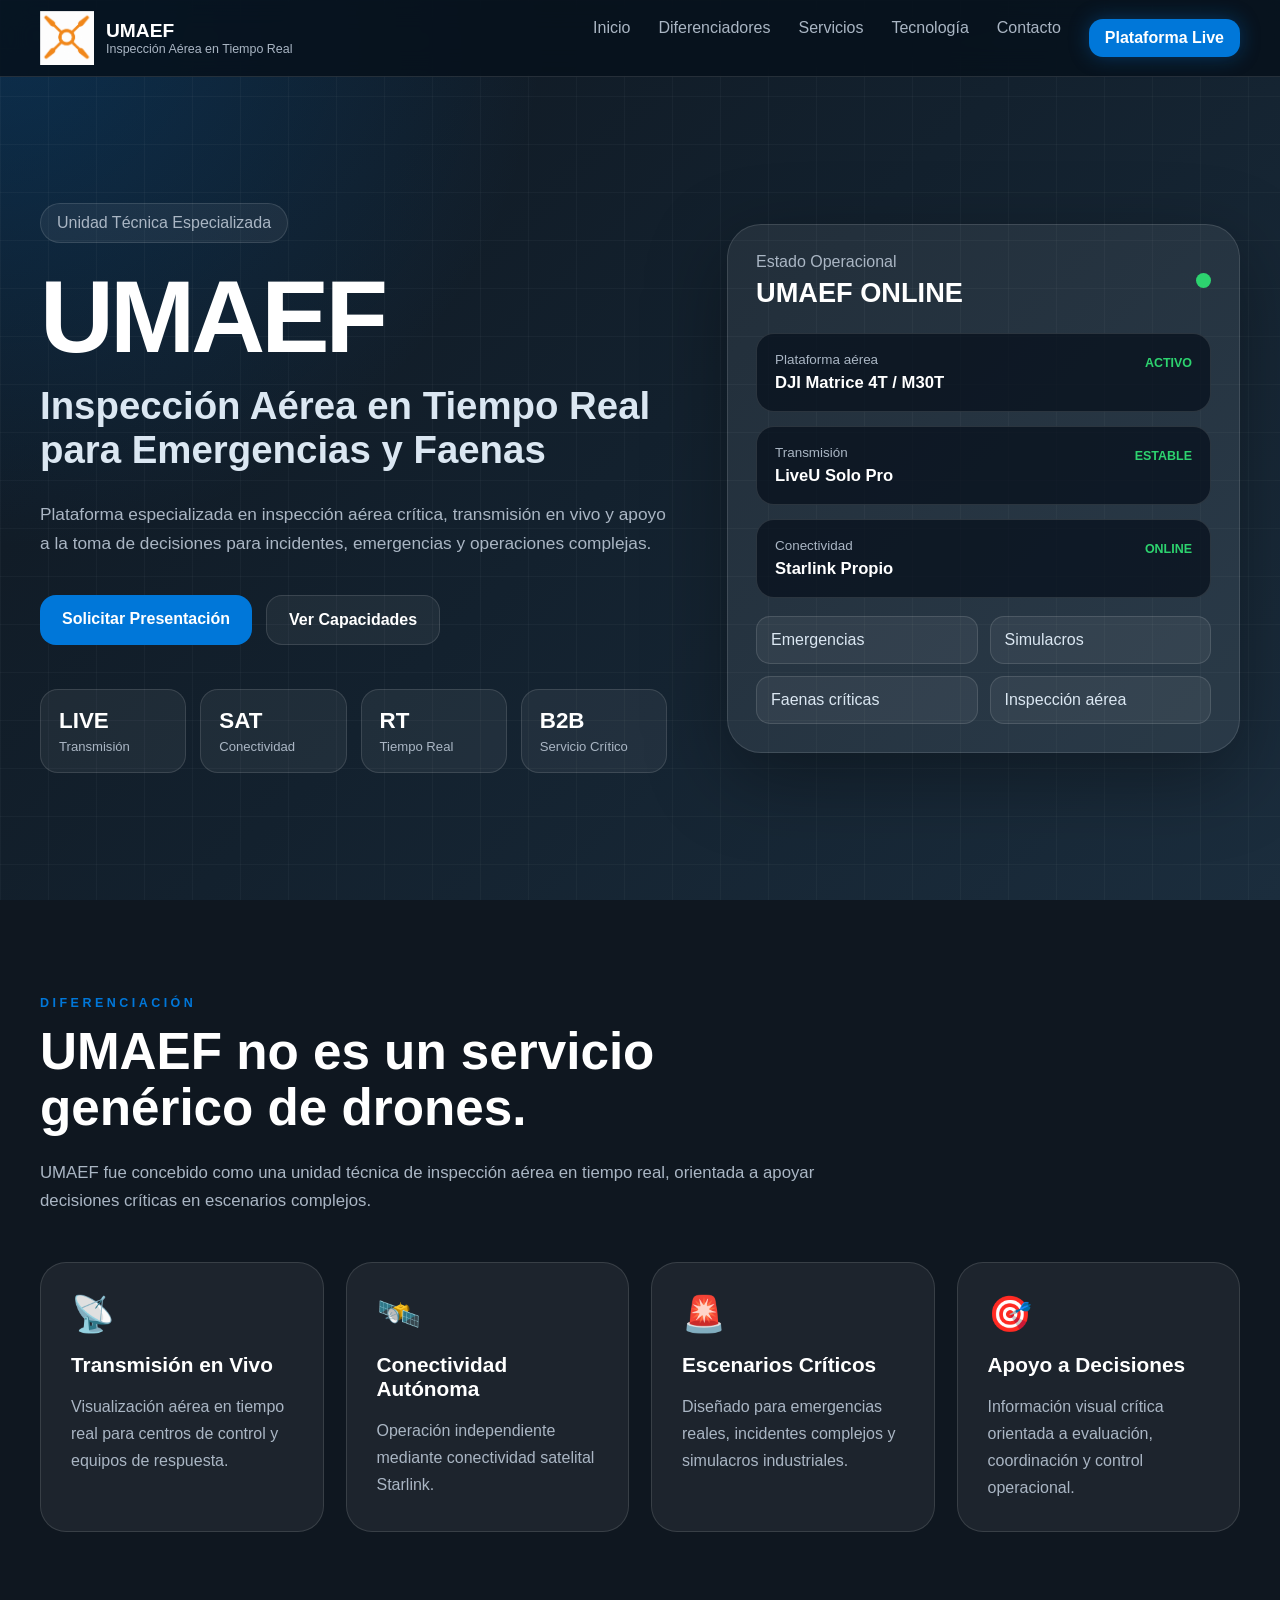
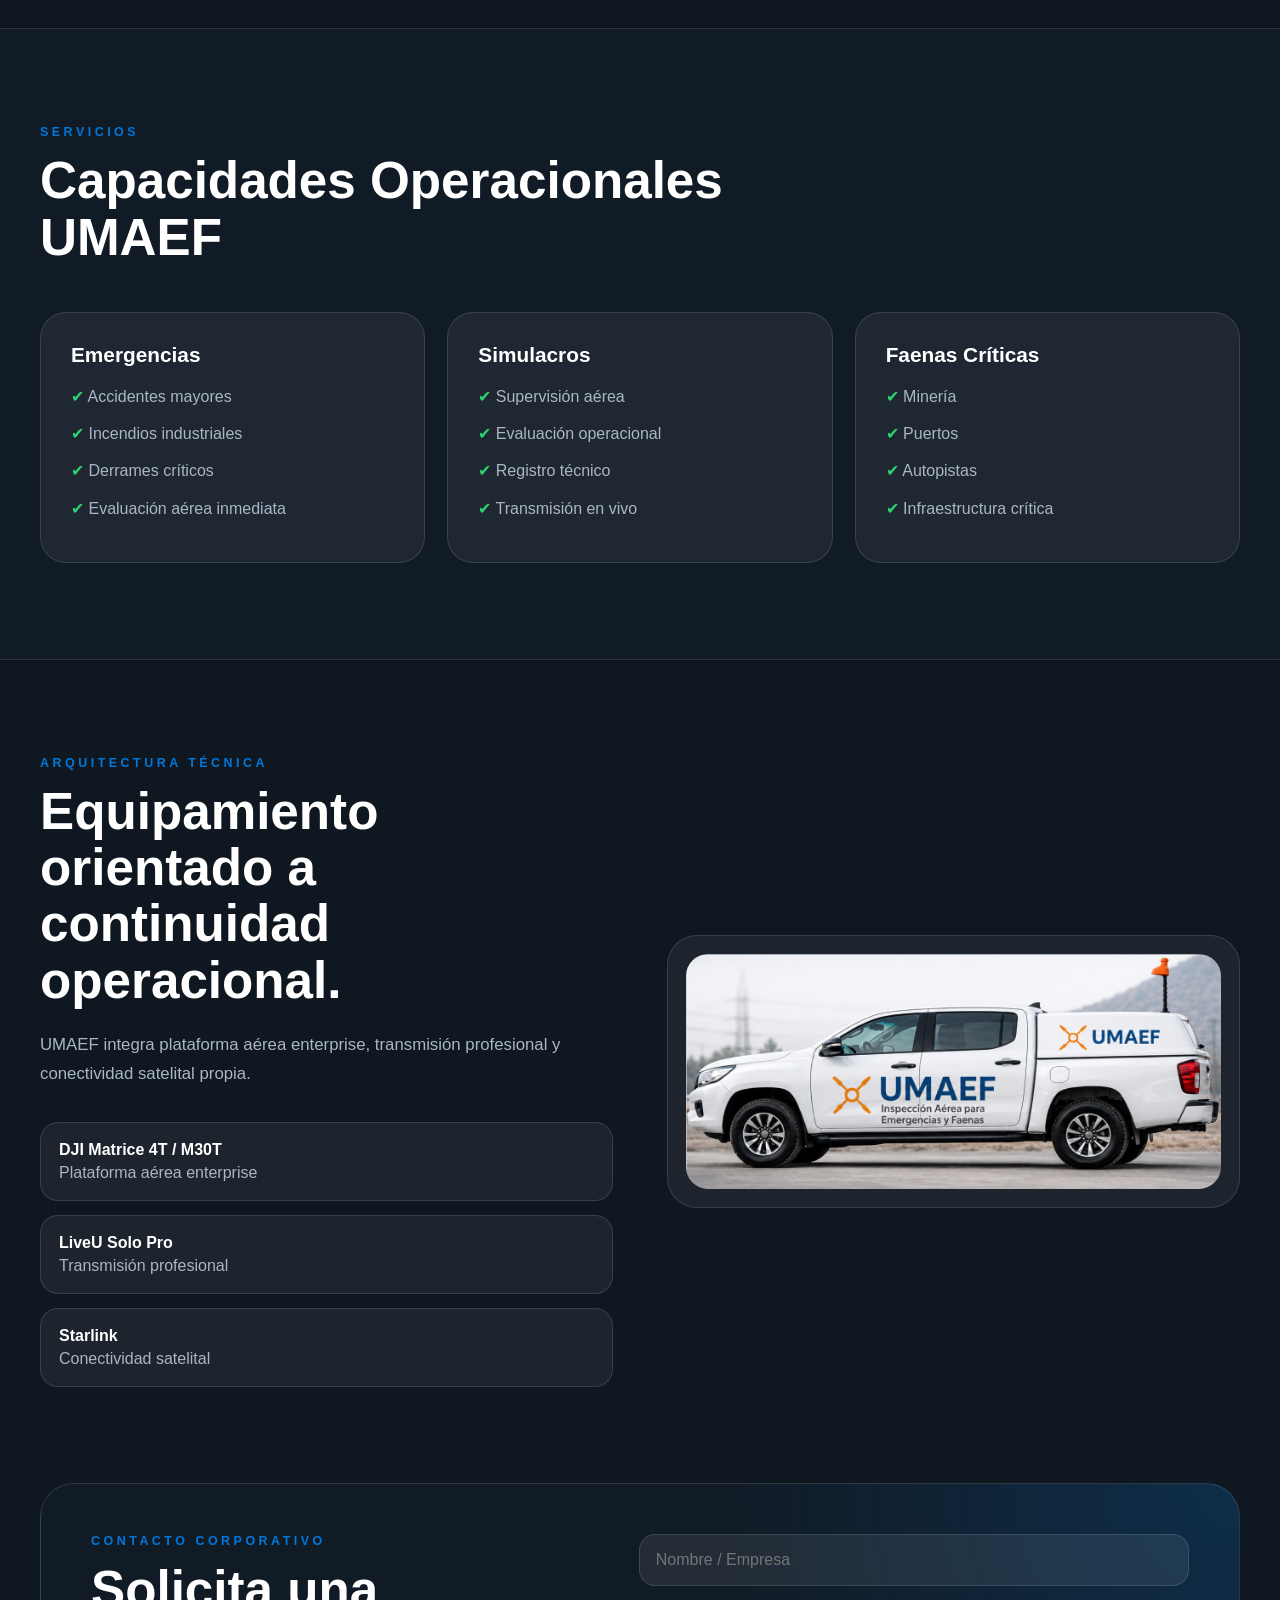
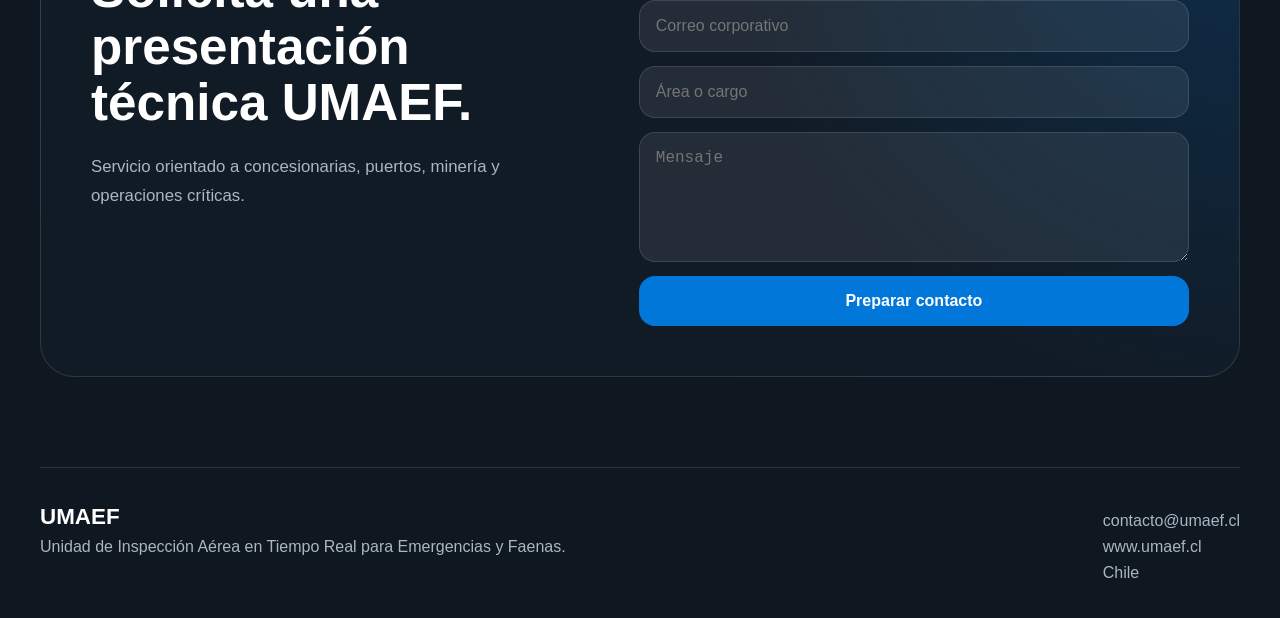
<file: index.html>
<!DOCTYPE html>
<html lang="es">

<head>
  <meta charset="UTF-8" />
  <meta name="viewport" content="width=device-width, initial-scale=1.0" />

  <title>UMAEF | Inspección Aérea en Tiempo Real</title>

  <meta name="description"
    content="UMAEF - Unidad de Inspección Aérea en Tiempo Real para Emergencias y Faenas." />

  <link rel="stylesheet" href="style.css" />
</head>

<body>

  <header class="header">

    <div class="nav-container">

      <div class="brand">

        <img src="logo-umaef.png"
          alt="Logo UMAEF"
          class="brand-logo" />

        <div>
          <strong>UMAEF</strong>
          <span>Inspección Aérea en Tiempo Real</span>
        </div>

      </div>

      <button class="menu-btn" id="menuBtn">
        ☰
      </button>

      <nav class="nav" id="navMenu">

        <a href="#inicio">Inicio</a>
        <a href="#diferenciadores">Diferenciadores</a>
        <a href="#servicios">Servicios</a>
        <a href="#tecnologia">Tecnología</a>
        <a href="#contacto">Contacto</a>
        <a href="plataforma.html" class="nav-live">Plataforma Live</a>

      </nav>

    </div>

  </header>

  <main>

    <!-- HERO -->

    <section class="hero" id="inicio">

      <div class="hero-overlay"></div>

      <div class="hero-content">

        <div class="hero-text">

          <span class="badge">
            Unidad Técnica Especializada
          </span>

          <h1>UMAEF</h1>

          <h2>
            Inspección Aérea en Tiempo Real
            para Emergencias y Faenas
          </h2>

          <p>
            Plataforma especializada en inspección aérea crítica,
            transmisión en vivo y apoyo a la toma de decisiones
            para incidentes, emergencias y operaciones complejas.
          </p>

          <div class="hero-buttons">

            <a href="#contacto" class="btn primary">
              Solicitar Presentación
            </a>

            <a href="#servicios" class="btn secondary">
              Ver Capacidades
            </a>

          </div>

          <div class="metrics">

            <div>
              <strong>LIVE</strong>
              <span>Transmisión</span>
            </div>

            <div>
              <strong>SAT</strong>
              <span>Conectividad</span>
            </div>

            <div>
              <strong>RT</strong>
              <span>Tiempo Real</span>
            </div>

            <div>
              <strong>B2B</strong>
              <span>Servicio Crítico</span>
            </div>

          </div>

        </div>

        <!-- PANEL DERECHO -->

        <div class="hero-panel">

          <div class="status-card">

            <div class="status-head">

              <div>
                <span>Estado Operacional</span>
                <h3>UMAEF ONLINE</h3>
              </div>

              <div class="pulse"></div>

            </div>

            <div class="system-row">

              <span>Plataforma aérea</span>

              <strong>
                DJI Matrice 4T / M30T
              </strong>

              <em>ACTIVO</em>

            </div>

            <div class="system-row">

              <span>Transmisión</span>

              <strong>
                LiveU Solo Pro
              </strong>

              <em>ESTABLE</em>

            </div>

            <div class="system-row">

              <span>Conectividad</span>

              <strong>
                Starlink Propio
              </strong>

              <em>ONLINE</em>

            </div>

            <div class="cap-grid">

              <div>Emergencias</div>
              <div>Simulacros</div>
              <div>Faenas críticas</div>
              <div>Inspección aérea</div>

            </div>

          </div>

        </div>

      </div>

    </section>

    <!-- DIFERENCIADORES -->

    <section class="section" id="diferenciadores">

      <div class="section-head">

        <span>Diferenciación</span>

        <h2>
          UMAEF no es un servicio genérico de drones.
        </h2>

        <p>
          UMAEF fue concebido como una unidad técnica
          de inspección aérea en tiempo real,
          orientada a apoyar decisiones críticas
          en escenarios complejos.
        </p>

      </div>

      <div class="cards four">

        <article class="card">

          <div class="icon">📡</div>

          <h3>Transmisión en Vivo</h3>

          <p>
            Visualización aérea en tiempo real
            para centros de control y equipos de respuesta.
          </p>

        </article>

        <article class="card">

          <div class="icon">🛰️</div>

          <h3>Conectividad Autónoma</h3>

          <p>
            Operación independiente mediante
            conectividad satelital Starlink.
          </p>

        </article>

        <article class="card">

          <div class="icon">🚨</div>

          <h3>Escenarios Críticos</h3>

          <p>
            Diseñado para emergencias reales,
            incidentes complejos y simulacros industriales.
          </p>

        </article>

        <article class="card">

          <div class="icon">🎯</div>

          <h3>Apoyo a Decisiones</h3>

          <p>
            Información visual crítica orientada
            a evaluación, coordinación y control operacional.
          </p>

        </article>

      </div>

    </section>

    <!-- SERVICIOS -->

    <section class="section dark" id="servicios">

      <div class="section-head">

        <span>Servicios</span>

        <h2>
          Capacidades Operacionales UMAEF
        </h2>

      </div>

      <div class="cards three">

        <article class="card">

          <h3>Emergencias</h3>

          <ul>
            <li>Accidentes mayores</li>
            <li>Incendios industriales</li>
            <li>Derrames críticos</li>
            <li>Evaluación aérea inmediata</li>
          </ul>

        </article>

        <article class="card">

          <h3>Simulacros</h3>

          <ul>
            <li>Supervisión aérea</li>
            <li>Evaluación operacional</li>
            <li>Registro técnico</li>
            <li>Transmisión en vivo</li>
          </ul>

        </article>

        <article class="card">

          <h3>Faenas Críticas</h3>

          <ul>
            <li>Minería</li>
            <li>Puertos</li>
            <li>Autopistas</li>
            <li>Infraestructura crítica</li>
          </ul>

        </article>

      </div>

    </section>

    <!-- TECNOLOGÍA -->

    <section class="section split" id="tecnologia">

      <div>

        <span class="mini-title">
          Arquitectura Técnica
        </span>

        <h2>
          Equipamiento orientado
          a continuidad operacional.
        </h2>

        <p>
          UMAEF integra plataforma aérea enterprise,
          transmisión profesional y conectividad
          satelital propia.
        </p>

        <div class="tech-list">

          <div>
            <strong>DJI Matrice 4T / M30T</strong>
            <span>Plataforma aérea enterprise</span>
          </div>

          <div>
            <strong>LiveU Solo Pro</strong>
            <span>Transmisión profesional</span>
          </div>

          <div>
            <strong>Starlink</strong>
            <span>Conectividad satelital</span>
          </div>

        </div>

      </div>

      <div class="vehicle-box">

        <img src="camioneta-umaef.png"
          alt="Camioneta UMAEF" />

      </div>

    </section>

    <!-- CONTACTO -->

    <section class="section cta" id="contacto">

      <div>

        <span>Contacto Corporativo</span>

        <h2>
          Solicita una presentación técnica UMAEF.
        </h2>

        <p>
          Servicio orientado a concesionarias,
          puertos, minería y operaciones críticas.
        </p>

      </div>

      <form class="contact-form">

        <input type="text"
          placeholder="Nombre / Empresa" />

        <input type="email"
          placeholder="Correo corporativo" />

        <input type="text"
          placeholder="Área o cargo" />

        <textarea placeholder="Mensaje"></textarea>

        <button type="button" id="contactBtn">
          Preparar contacto
        </button>

      </form>

    </section>

  </main>

  <footer class="footer">

    <div>

      <strong>UMAEF</strong>

      <p>
        Unidad de Inspección Aérea
        en Tiempo Real para Emergencias y Faenas.
      </p>

    </div>

    <div>

      <p>contacto@umaef.cl</p>
      <p>www.umaef.cl</p>
      <p>Chile</p>

    </div>

  </footer>

  <script src="app.js"></script>

</body>

</html>
</file>
<file: style.css>
:root {
  --bg: #0f1720;
  --bg2: #111b26;
  --panel: rgba(255, 255, 255, 0.06);
  --line: rgba(255, 255, 255, 0.12);

  --text: #ffffff;
  --muted: #aab6c4;

  --blue: #005fa8;
  --blue2: #0077d9;

  --green: #2dd36f;
}

* {
  margin: 0;
  padding: 0;
  box-sizing: border-box;
}

html {
  scroll-behavior: smooth;
}

body {
  font-family: Arial, Helvetica, sans-serif;
  background: var(--bg);
  color: var(--text);
}

a {
  text-decoration: none;
  color: inherit;
}

/* HEADER */

.header {
  position: fixed;
  inset: 0 0 auto 0;

  z-index: 1000;

  background: rgba(7, 17, 28, 0.85);

  backdrop-filter: blur(14px);

  border-bottom: 1px solid var(--line);
}

.nav-container {
  width: min(1200px, calc(100% - 32px));

  height: 76px;

  margin: auto;

  display: flex;
  align-items: center;
  justify-content: space-between;
}

.brand {
  display: flex;
  align-items: center;
  gap: 12px;
}

.brand-logo {
  width: 54px;
  height: auto;
}

.brand strong {
  display: block;
  font-size: 1.2rem;
}

.brand span {
  display: block;
  font-size: 0.78rem;
  color: var(--muted);
}

.nav {
  display: flex;
  gap: 28px;
}

.nav a {
  color: var(--muted);
  transition: 0.2s ease;
}

.nav a:hover {
  color: white;
}

.menu-btn {
  display: none;

  border: 1px solid var(--line);

  background: transparent;

  color: white;

  border-radius: 10px;

  padding: 8px 12px;

  font-size: 1.2rem;
}

/* HERO */

.hero {
  position: relative;

  min-height: 100vh;

  padding-top: 76px;

  overflow: hidden;

  background:
    radial-gradient(circle at top left,
      rgba(0, 119, 217, 0.25),
      transparent 35%),

    linear-gradient(
      135deg,
      #0f1720,
      #13212e,
      #1b2d3d
    );
}

.hero-overlay {
  position: absolute;
  inset: 0;

  background-image:
    linear-gradient(
      rgba(255,255,255,.03) 1px,
      transparent 1px
    ),

    linear-gradient(
      90deg,
      rgba(255,255,255,.03) 1px,
      transparent 1px
    );

  background-size: 48px 48px;
}

.hero-content {
  position: relative;

  width: min(1200px, calc(100% - 32px));

  min-height: calc(100vh - 76px);

  margin: auto;

  display: grid;
  grid-template-columns: 1.1fr 0.9fr;

  gap: 60px;

  align-items: center;

  padding: 60px 0;
}

.badge {
  display: inline-block;

  padding: 10px 16px;

  border-radius: 999px;

  border: 1px solid var(--line);

  background: var(--panel);

  color: var(--muted);

  margin-bottom: 28px;
}

.hero h1 {
  font-size: clamp(4rem, 8vw, 7rem);

  line-height: 0.9;

  letter-spacing: -4px;
}

.hero h2 {
  margin-top: 20px;

  font-size: clamp(1.5rem, 3vw, 2.6rem);

  line-height: 1.15;

  color: #dbe7f2;
}

.hero p {
  margin-top: 28px;

  max-width: 680px;

  color: var(--muted);

  line-height: 1.7;

  font-size: 1.08rem;
}

.hero-buttons {
  display: flex;
  flex-wrap: wrap;

  gap: 14px;

  margin-top: 36px;
}

.btn {
  padding: 15px 22px;

  border-radius: 16px;

  font-weight: 700;

  transition: 0.2s ease;
}

.primary {
  background: var(--blue2);
}

.primary:hover {
  background: var(--blue);
}

.secondary {
  border: 1px solid var(--line);

  background: var(--panel);
}

.secondary:hover {
  background: rgba(255,255,255,0.12);
}

/* MÉTRICAS */

.metrics {
  display: grid;

  grid-template-columns: repeat(4, 1fr);

  gap: 14px;

  margin-top: 44px;
}

.metrics div {
  background: var(--panel);

  border: 1px solid var(--line);

  border-radius: 18px;

  padding: 18px;
}

.metrics strong {
  display: block;

  font-size: 1.4rem;
}

.metrics span {
  display: block;

  margin-top: 5px;

  color: var(--muted);

  font-size: 0.82rem;
}

/* PANEL DERECHO */

.status-card {
  background: rgba(255,255,255,0.07);

  border: 1px solid var(--line);

  border-radius: 34px;

  padding: 28px;

  box-shadow: 0 25px 80px rgba(0,0,0,0.35);
}

.status-head {
  display: flex;
  align-items: center;
  justify-content: space-between;

  margin-bottom: 24px;
}

.status-head span {
  color: var(--muted);
}

.status-head h3 {
  margin-top: 6px;

  font-size: 1.7rem;
}

.pulse {
  width: 15px;
  height: 15px;

  border-radius: 50%;

  background: var(--green);

  animation: pulse 1.6s infinite;
}

@keyframes pulse {

  0% {
    box-shadow: 0 0 0 0 rgba(45,211,111,.7);
  }

  70% {
    box-shadow: 0 0 0 16px rgba(45,211,111,0);
  }

  100% {
    box-shadow: 0 0 0 0 rgba(45,211,111,0);
  }

}

.system-row {
  position: relative;

  background: rgba(7,17,28,.75);

  border: 1px solid var(--line);

  border-radius: 18px;

  padding: 18px;

  margin-bottom: 14px;
}

.system-row span {
  display: block;

  color: var(--muted);

  font-size: 0.84rem;
}

.system-row strong {
  display: block;

  margin-top: 6px;

  font-size: 1.04rem;
}

.system-row em {
  position: absolute;

  top: 22px;
  right: 18px;

  font-style: normal;

  color: var(--green);

  font-size: 0.78rem;

  font-weight: 700;
}

.cap-grid {
  display: grid;

  grid-template-columns: repeat(2, 1fr);

  gap: 12px;

  margin-top: 18px;
}

.cap-grid div {
  background: var(--panel);

  border: 1px solid var(--line);

  border-radius: 14px;

  padding: 14px;

  color: #dbe7f2;
}

/* SECCIONES */

.section {
  width: min(1200px, calc(100% - 32px));

  margin: auto;

  padding: 96px 0;
}

.dark {
  width: 100%;

  background: var(--bg2);

  border-top: 1px solid var(--line);

  border-bottom: 1px solid var(--line);

  padding:
    96px
    max(16px, calc((100% - 1200px)/2));
}

.section-head {
  max-width: 780px;

  margin-bottom: 46px;
}

.section-head span,
.mini-title,
.cta span {
  display: block;

  margin-bottom: 14px;

  color: var(--blue2);

  text-transform: uppercase;

  letter-spacing: .28em;

  font-size: .78rem;

  font-weight: 800;
}

.section h2,
.cta h2 {
  font-size: clamp(2rem, 4vw, 3.3rem);

  line-height: 1.1;
}

.section-head p,
.split p,
.cta p {
  margin-top: 22px;

  color: var(--muted);

  line-height: 1.7;

  font-size: 1.05rem;
}

/* CARDS */

.cards {
  display: grid;

  gap: 22px;
}

.four {
  grid-template-columns: repeat(4, 1fr);
}

.three {
  grid-template-columns: repeat(3, 1fr);
}

.card {
  background: var(--panel);

  border: 1px solid var(--line);

  border-radius: 26px;

  padding: 30px;
}

.card .icon {
  font-size: 2.2rem;

  margin-bottom: 18px;
}

.card h3 {
  margin-bottom: 16px;

  font-size: 1.3rem;
}

.card p,
.card li {
  color: var(--muted);

  line-height: 1.7;
}

.card ul {
  list-style: none;
}

.card li {
  margin-bottom: 10px;
}

.card li::before {
  content: "✔ ";

  color: var(--green);
}

/* SPLIT */

.split {
  display: grid;

  grid-template-columns: 1fr 1fr;

  gap: 54px;

  align-items: center;
}

.tech-list {
  display: grid;

  gap: 14px;

  margin-top: 34px;
}

.tech-list div {
  background: var(--panel);

  border: 1px solid var(--line);

  border-radius: 18px;

  padding: 18px;
}

.tech-list strong,
.tech-list span {
  display: block;
}

.tech-list span {
  margin-top: 5px;

  color: var(--muted);
}

.vehicle-box {
  background: var(--panel);

  border: 1px solid var(--line);

  border-radius: 30px;

  padding: 18px;
}

.vehicle-box img {
  width: 100%;

  border-radius: 22px;

  display: block;
}

/* CTA */

.cta {
  display: grid;

  grid-template-columns: .95fr 1.05fr;

  gap: 50px;

  align-items: start;

  background:
    radial-gradient(circle at top right,
      rgba(0,119,217,.2),
      transparent 40%),

    var(--bg2);

  border: 1px solid var(--line);

  border-radius: 34px;

  padding: 50px;

  margin-bottom: 90px;
}

.contact-form {
  display: grid;

  gap: 14px;
}

.contact-form input,
.contact-form textarea {
  width: 100%;

  padding: 16px;

  border-radius: 16px;

  border: 1px solid var(--line);

  background: rgba(255,255,255,.08);

  color: white;

  font-size: 1rem;

  outline: none;
}

.contact-form textarea {
  min-height: 130px;

  resize: vertical;
}

.contact-form button {
  border: none;

  border-radius: 16px;

  padding: 16px;

  background: var(--blue2);

  color: white;

  font-size: 1rem;

  font-weight: 700;

  cursor: pointer;
}

/* FOOTER */

.footer {
  width: min(1200px, calc(100% - 32px));

  margin: auto;

  padding: 36px 0;

  border-top: 1px solid var(--line);

  color: var(--muted);

  display: flex;
  justify-content: space-between;

  gap: 30px;
}

.footer strong {
  color: white;

  font-size: 1.4rem;
}

.footer p {
  margin-top: 8px;
}

/* RESPONSIVE */

@media (max-width: 960px) {

  .menu-btn {
    display: block;
  }

  .nav {
    position: absolute;

    top: 76px;
    left: 16px;
    right: 16px;

    display: none;

    flex-direction: column;

    background: #07111c;

    border: 1px solid var(--line);

    border-radius: 20px;

    padding: 20px;
  }

  .nav.open {
    display: flex;
  }

  .hero-content,
  .split,
  .cta {
    grid-template-columns: 1fr;
  }

  .cards.four,
  .cards.three {
    grid-template-columns: 1fr;
  }

  .metrics {
    grid-template-columns: repeat(2, 1fr);
  }

  .footer {
    flex-direction: column;
  }

}

@media (max-width: 520px) {

  .brand span {
    display: none;
  }

  .brand-logo {
    width: 44px;
  }

  .hero h1 {
    font-size: 4rem;
  }

  .hero-buttons {
    flex-direction: column;
  }

  .btn {
    text-align: center;
  }

  .metrics {
    grid-template-columns: 1fr;
  }

  .cta {
    padding: 28px;
  }

}

/* ANIMACIONES */

.card {
  opacity: 0;
  transform: translateY(30px);

  transition:
    opacity .6s ease,
    transform .6s ease;
}

.card.show {
  opacity: 1;
  transform: translateY(0);
}

.nav-live {
  background: #0077d9;
  color: white !important;
  padding: 10px 16px;
  border-radius: 14px;
  font-weight: 700;
  box-shadow: 0 0 20px rgba(0, 119, 217, 0.35);
}

.nav-live:hover {
  background: #005fa8;
}
</file>
